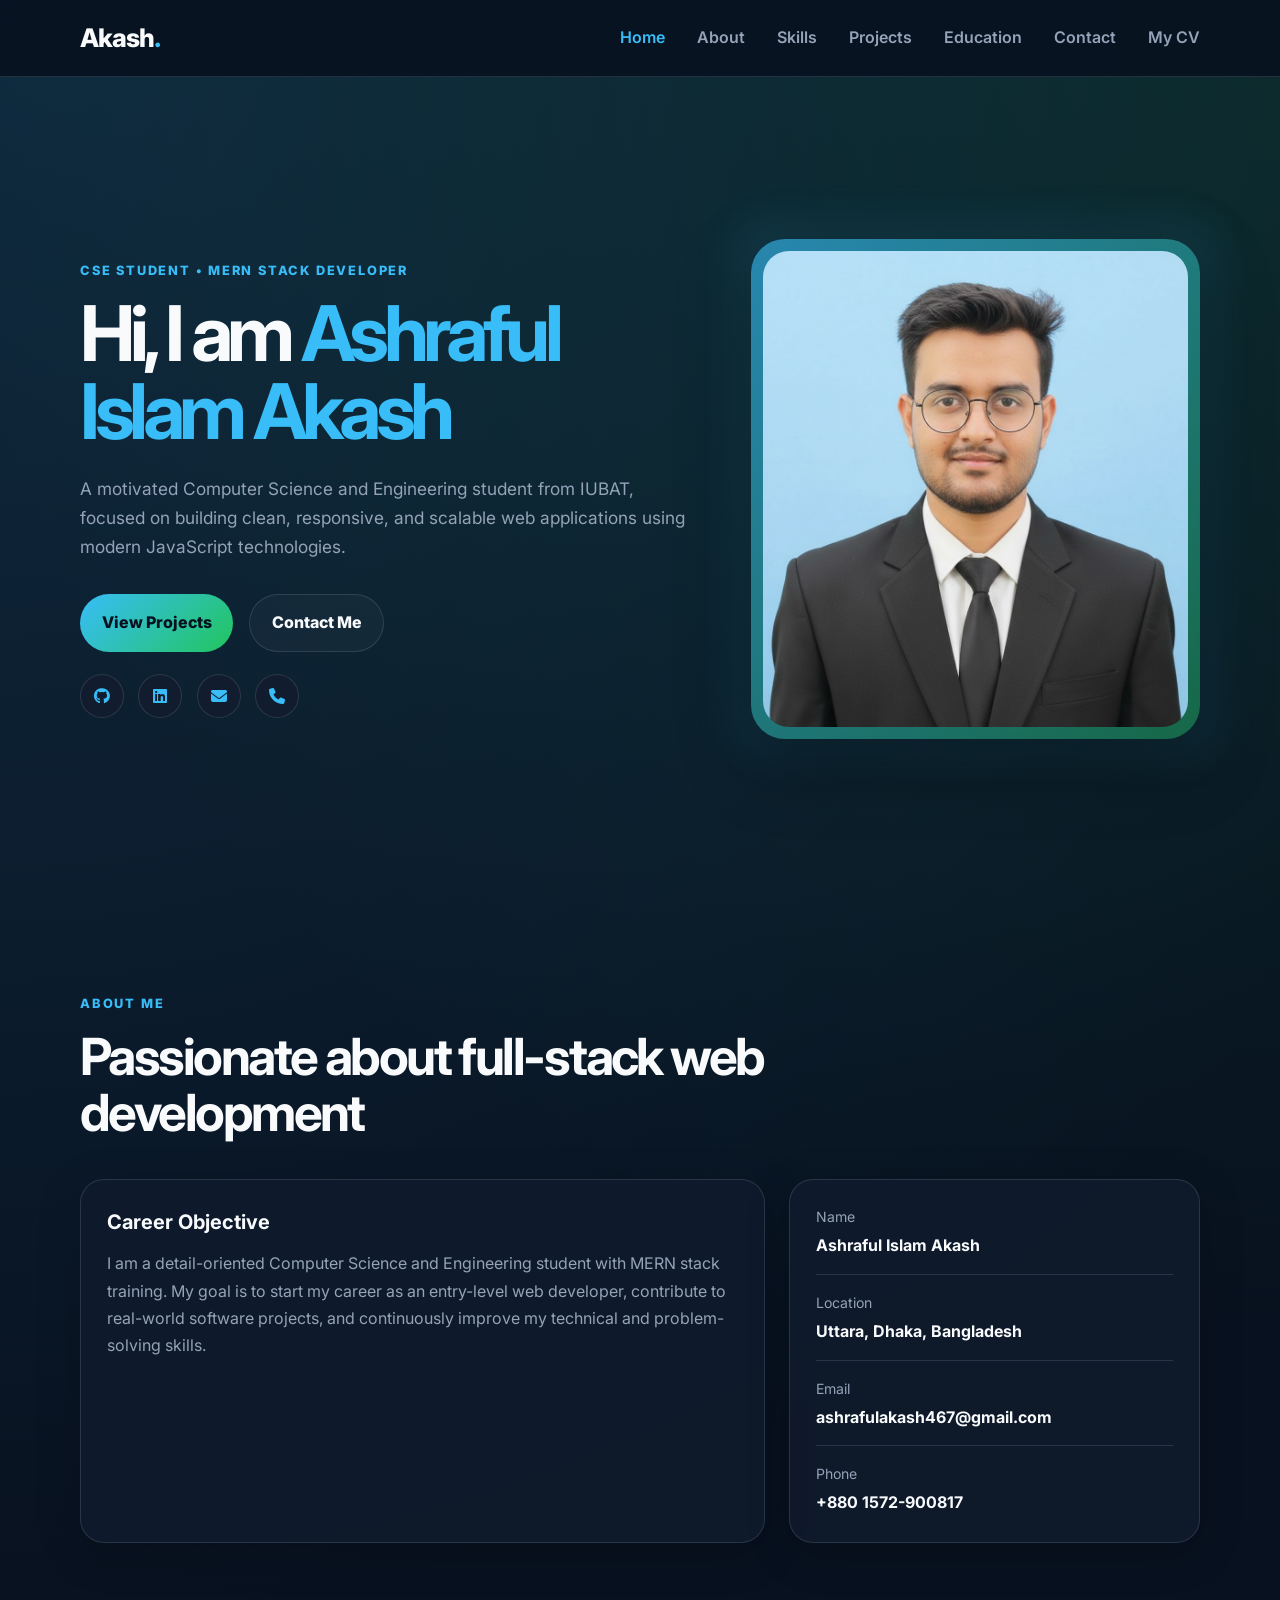
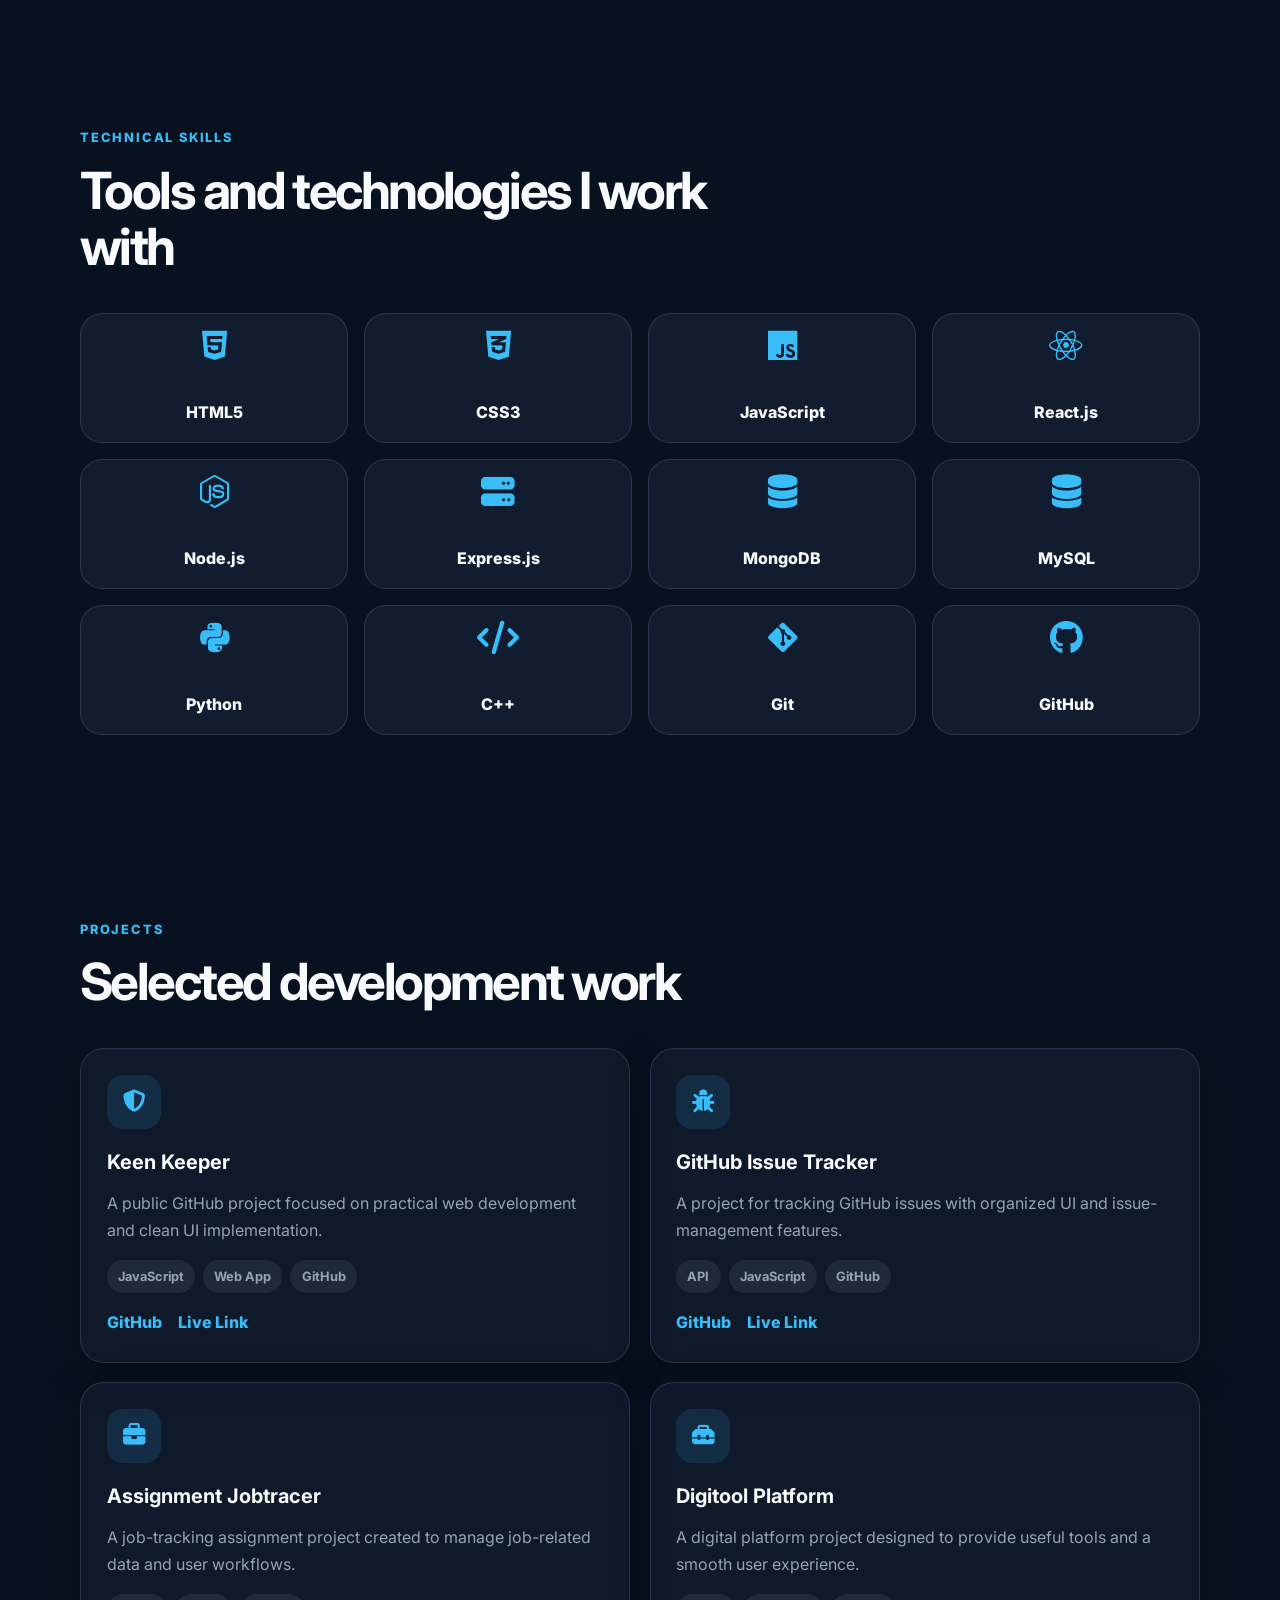
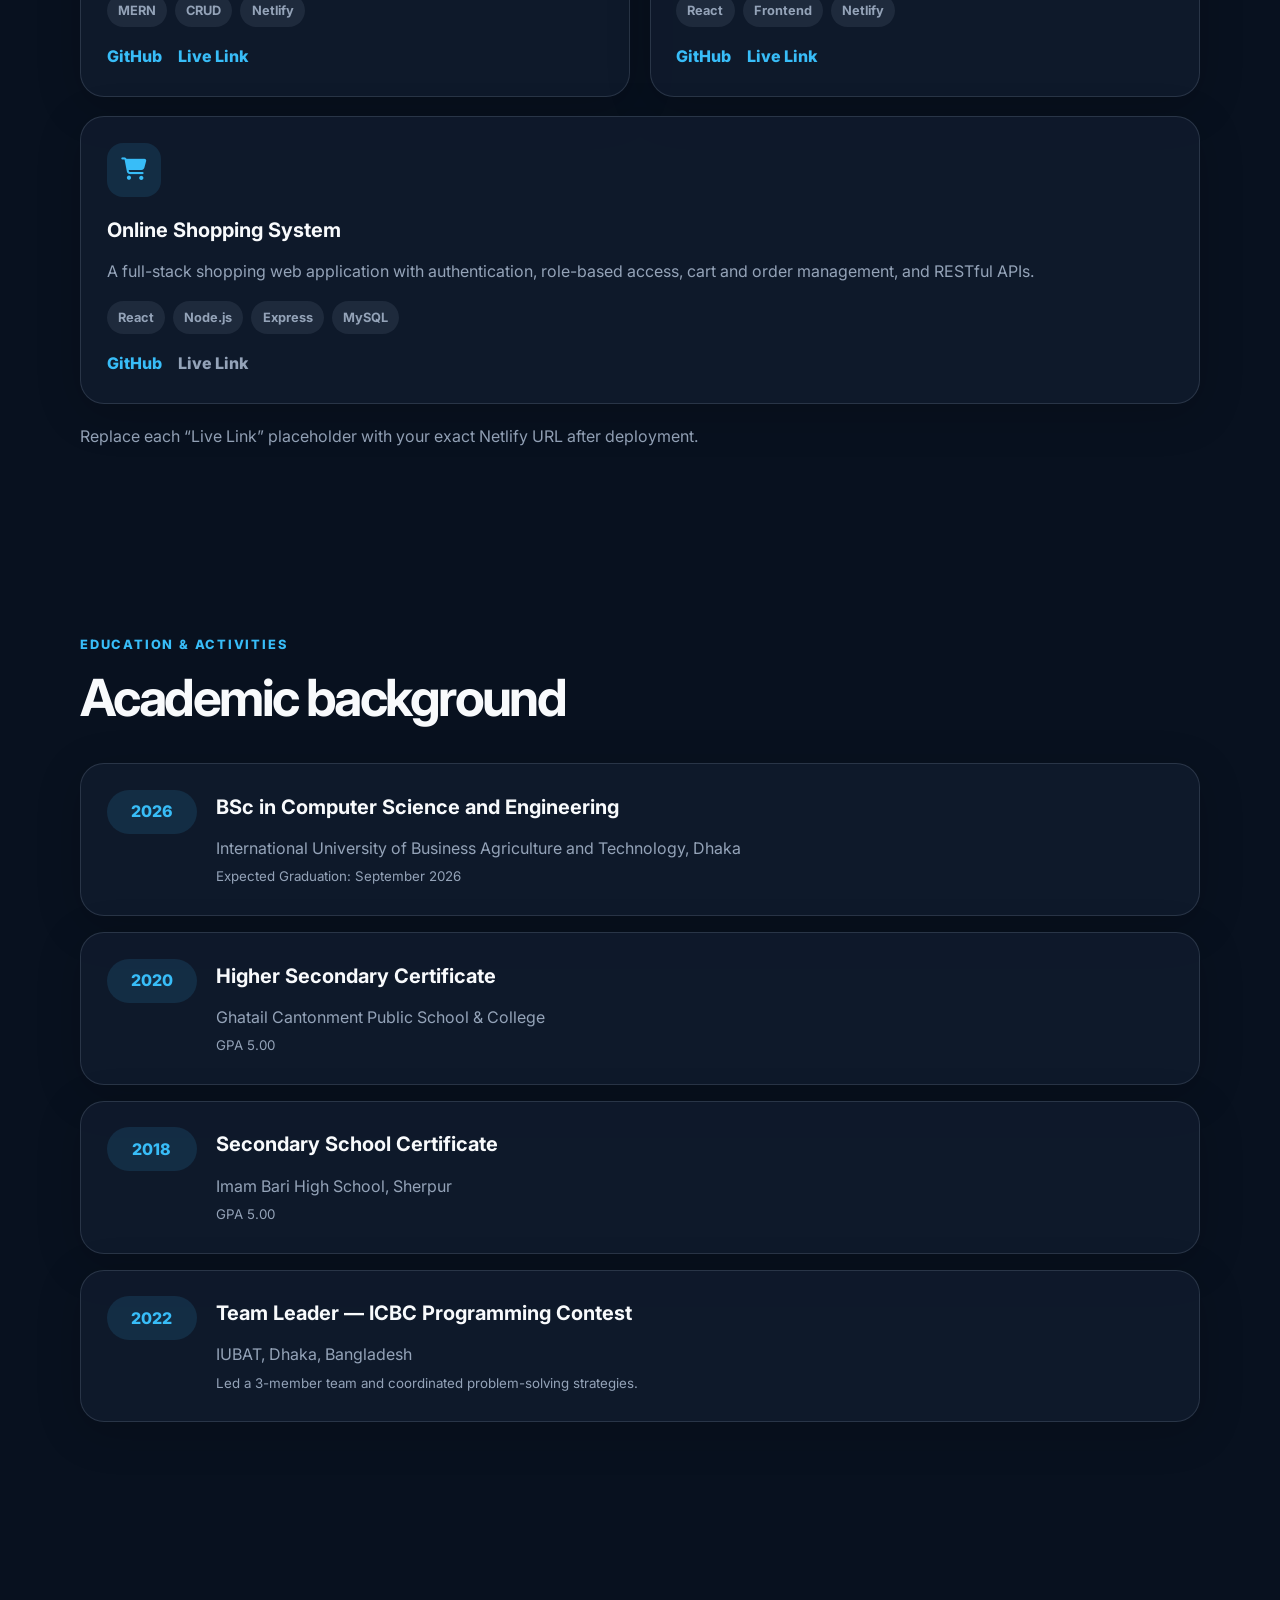
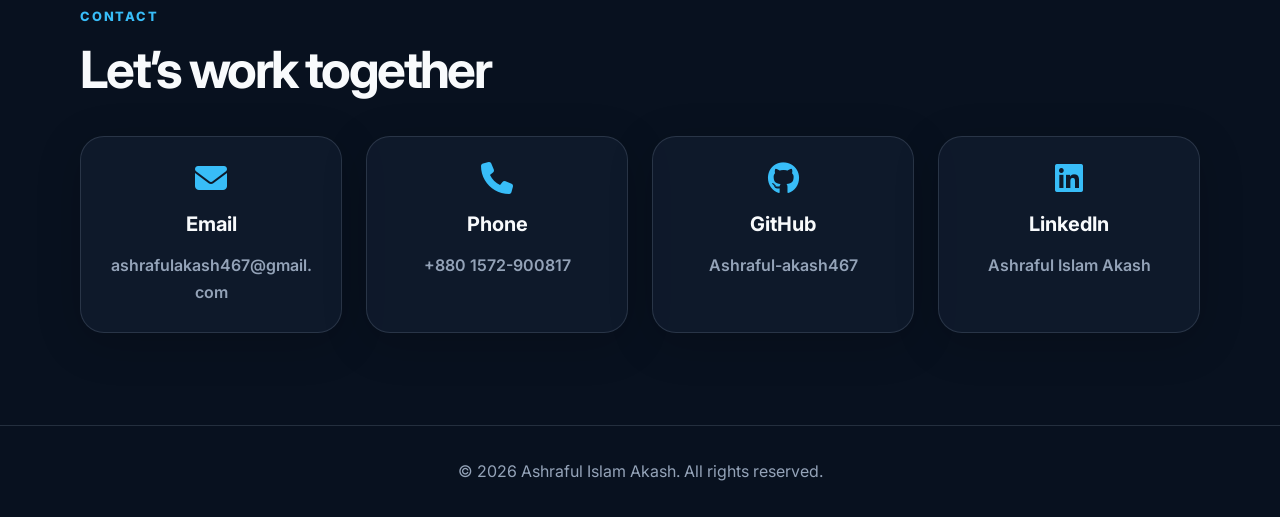
<file: index.html>
<!DOCTYPE html>
<html lang="en">
<head>
  <meta charset="UTF-8" />
  <meta name="viewport" content="width=device-width, initial-scale=1.0" />
  <meta name="description" content="Professional portfolio of Ashraful Islam Akash, CSE student and MERN stack developer." />
  <title>Ashraful Islam Akash | CSE Student Portfolio</title>

  <link rel="stylesheet" href="style.css" />
  <link rel="preconnect" href="https://fonts.googleapis.com">
  <link rel="preconnect" href="https://fonts.gstatic.com" crossorigin>
  <link href="https://fonts.googleapis.com/css2?family=Inter:wght@400;500;600;700;800&display=swap" rel="stylesheet">
  <link rel="stylesheet" href="https://cdnjs.cloudflare.com/ajax/libs/font-awesome/6.5.0/css/all.min.css"/>
</head>
<body>
  <header class="header">
    <nav class="navbar">
      <a href="#home" class="logo">Akash<span>.</span></a>

      <button class="menu-btn" id="menuBtn" aria-label="Open navigation menu">
        <i class="fa-solid fa-bars"></i>
      </button>

      <ul class="nav-links" id="navLinks">
        <li><a href="#home">Home</a></li>
        <li><a href="#about">About</a></li>
        <li><a href="#skills">Skills</a></li>
        <li><a href="#projects">Projects</a></li>
        <li><a href="#education">Education</a></li>
        <li><a href="#contact">Contact</a></li>
        <li>
          <a href="assets/Ashraful Islam Akash cv.pdf" download>
            My CV
          </a>
        </li>
      </ul>
    </nav>
  </header>

  <main>
    <section class="hero section" id="home">
      <div class="hero-content">
        <p class="eyebrow">CSE Student • MERN Stack Developer</p>
        <h1>Hi, I am <span>Ashraful Islam Akash</span></h1>
        <p class="hero-text">
          A motivated Computer Science and Engineering student from IUBAT, focused on building
          clean, responsive, and scalable web applications using modern JavaScript technologies.
        </p>

        <div class="hero-buttons">
          <a href="#projects" class="btn primary-btn">View Projects</a>
          <a href="#contact" class="btn secondary-btn">Contact Me</a>
        </div>

        <div class="social-links">
          <a href="https://github.com/Ashraful-akash467" target="_blank" rel="noopener" aria-label="GitHub">
            <i class="fa-brands fa-github"></i>
          </a>
          <a href="https://www.linkedin.com/in/ashraful-islam-akash-387906253/" target="_blank" rel="noopener" aria-label="LinkedIn">
            <i class="fa-brands fa-linkedin"></i>
          </a>
          <a href="mailto:ashrafulakash467@gmail.com" aria-label="Email">
            <i class="fa-solid fa-envelope"></i>
          </a>
          <a href="tel:+8801572900817" aria-label="Phone">
            <i class="fa-solid fa-phone"></i>
          </a>
        </div>
      </div>

      <div class="hero-image">
        <div class="image-card">
          <img src="assets/profile.jpg" alt="Portrait of Ashraful Islam Akash" />
        </div>
      </div>
    </section>

    <section class="section about" id="about">
      <div class="section-heading">
        <p class="eyebrow">About Me</p>
        <h2>Passionate about full-stack web development</h2>
      </div>

      <div class="about-grid">
        <div class="about-card">
          <h3>Career Objective</h3>
          <p>
            I am a detail-oriented Computer Science and Engineering student with MERN stack training.
            My goal is to start my career as an entry-level web developer, contribute to real-world
            software projects, and continuously improve my technical and problem-solving skills.
          </p>
        </div>

        <div class="info-card">
          <div>
            <span>Name</span>
            <strong>Ashraful Islam Akash</strong>
          </div>
          <div>
            <span>Location</span>
            <strong>Uttara, Dhaka, Bangladesh</strong>
          </div>
          <div>
            <span>Email</span>
            <strong><a href="mailto:ashrafulakash467@gmail.com">ashrafulakash467@gmail.com</a></strong>
          </div>
          <div>
            <span>Phone</span>
            <strong><a href="tel:+8801572900817">+880 1572-900817</a></strong>
          </div>
        </div>
      </div>
    </section>

    <section class="section skills" id="skills">
      <div class="section-heading">
        <p class="eyebrow">Technical Skills</p>
        <h2>Tools and technologies I work with</h2>
      </div>

      <div class="skills-grid">
        <div class="skill-box"><i class="fa-brands fa-html5"></i><span>HTML5</span></div>
        <div class="skill-box"><i class="fa-brands fa-css3-alt"></i><span>CSS3</span></div>
        <div class="skill-box"><i class="fa-brands fa-js"></i><span>JavaScript</span></div>
        <div class="skill-box"><i class="fa-brands fa-react"></i><span>React.js</span></div>
        <div class="skill-box"><i class="fa-brands fa-node-js"></i><span>Node.js</span></div>
        <div class="skill-box"><i class="fa-solid fa-server"></i><span>Express.js</span></div>
        <div class="skill-box"><i class="fa-solid fa-database"></i><span>MongoDB</span></div>
        <div class="skill-box"><i class="fa-solid fa-database"></i><span>MySQL</span></div>
        <div class="skill-box"><i class="fa-brands fa-python"></i><span>Python</span></div>
        <div class="skill-box"><i class="fa-solid fa-code"></i><span>C++</span></div>
        <div class="skill-box"><i class="fa-brands fa-git-alt"></i><span>Git</span></div>
        <div class="skill-box"><i class="fa-brands fa-github"></i><span>GitHub</span></div>
      </div>
    </section>

    <section class="section projects" id="projects">
      <div class="section-heading">
        <p class="eyebrow">Projects</p>
        <h2>Selected development work</h2>
      </div>

      <div class="projects-grid">
        <article class="project-card">
          <div class="project-icon"><i class="fa-solid fa-shield-halved"></i></div>
          <h3>Keen Keeper</h3>
          <p>A public GitHub project focused on practical web development and clean UI implementation.</p>
          <div class="project-tags"><span>JavaScript</span><span>Web App</span><span>GitHub</span></div>
          <div class="project-links">
            <a href="https://github.com/Ashraful-akash467/Assaignment_7_keen-keeper" target="_blank" rel="noopener">GitHub</a>
            <a href="https://assignment-7keen-pot.netlify.app/" target="_blank" rel="noopener">Live Link</a>
          </div>
        </article>

         <article class="project-card">
          <div class="project-icon"><i class="fa-solid fa-bug"></i></div>
          <h3>GitHub Issue Tracker</h3>
          <p>A project for tracking GitHub issues with organized UI and issue-management features.</p>
          <div class="project-tags"><span>API</span><span>JavaScript</span><span>GitHub</span></div>
          <div class="project-links">
            <a href="https://github.com/Ashraful-akash467/Assignment-5-github_issue_tracker-" target="_blank" rel="noopener">GitHub</a>
            <a href="https://ashraful-akash467.github.io/Assignment-5-github_issue_tracker-/" target="_blank" rel="noopener">Live Link</a>
          </div>
        </article>

         <article class="project-card">
          <div class="project-icon"><i class="fa-solid fa-briefcase"></i></div>
          <h3>Assignment Jobtracer</h3>
          <p>A job-tracking assignment project created to manage job-related data and user workflows.</p>
          <div class="project-tags"><span>MERN</span><span>CRUD</span><span>Netlify</span></div>
          <div class="project-links">
            <a href="https://github.com/Ashraful-akash467/Assaingment-Jobtracer" target="_blank" rel="noopener">GitHub</a>
            <a href="https://ashraful-akash467.github.io/Assaingment-Jobtracer/"  target="_blank" rel="noopener">Live Link</a>
          </div>
        </article>

        <article class="project-card">
          <div class="project-icon"><i class="fa-solid fa-toolbox"></i></div>
          <h3>Digitool Platform</h3>
          <p>A digital platform project designed to provide useful tools and a smooth user experience.</p>
          <div class="project-tags"><span>React</span><span>Frontend</span><span>Netlify</span></div>
          <div class="project-links">
            <a href="https://github.com/Ashraful-akash467/Digitool-Platform" target="_blank" rel="noopener">GitHub</a>
            <a href="https://resonant-nasturtium-2c9404.netlify.app/#" target="_blank" rel="noopener">Live Link</a>
          </div>
        </article>


        <article class="project-card featured">
          <div class="project-icon"><i class="fa-solid fa-cart-shopping"></i></div>
          <h3>Online Shopping System</h3>
          <p>
            A full-stack shopping web application with authentication, role-based access, cart and order
            management, and RESTful APIs.
          </p>
          <div class="project-tags"><span>React</span><span>Node.js</span><span>Express</span><span>MySQL</span></div>
          <div class="project-links">
            <a href="https://github.com/Ashraful-akash467/Online-Shoping-System-with-inventory" target="_blank" rel="noopener">GitHub</a>
            <a href="#" class="disabled">Live Link</a>
          </div>
        </article>
      </div>

      <p class="project-note">
        Replace each “Live Link” placeholder with your exact Netlify URL after deployment.
      </p>
    </section>

    <section class="section education" id="education">
      <div class="section-heading">
        <p class="eyebrow">Education & Activities</p>
        <h2>Academic background</h2>
      </div>

      <div class="timeline">
        <div class="timeline-item">
          <span class="timeline-year">2026</span>
          <div>
            <h3>BSc in Computer Science and Engineering</h3>
            <p>International University of Business Agriculture and Technology, Dhaka</p>
            <small>Expected Graduation: September 2026</small>
          </div>
        </div>

        <div class="timeline-item">
          <span class="timeline-year">2020</span>
          <div>
            <h3>Higher Secondary Certificate</h3>
            <p>Ghatail Cantonment Public School & College</p>
            <small>GPA 5.00</small>
          </div>
        </div>

        <div class="timeline-item">
          <span class="timeline-year">2018</span>
          <div>
            <h3>Secondary School Certificate</h3>
            <p>Imam Bari High School, Sherpur</p>
            <small>GPA 5.00</small>
          </div>
        </div>

        <div class="timeline-item">
          <span class="timeline-year">2022</span>
          <div>
            <h3>Team Leader — ICBC Programming Contest</h3>
            <p>IUBAT, Dhaka, Bangladesh</p>
            <small>Led a 3-member team and coordinated problem-solving strategies.</small>
          </div>
        </div>
      </div>
    </section>

    <section class="section contact" id="contact">
      <div class="section-heading">
        <p class="eyebrow">Contact</p>
        <h2>Let’s work together</h2>
      </div>

      <div class="contact-grid">
        <div class="contact-card">
          <i class="fa-solid fa-envelope"></i>
          <h3>Email</h3>
          <a href="mailto:ashrafulakash467@gmail.com">ashrafulakash467@gmail.com</a>
        </div>

        <div class="contact-card">
          <i class="fa-solid fa-phone"></i>
          <h3>Phone</h3>
          <a href="tel:+8801572900817">+880 1572-900817</a>
        </div>

        <div class="contact-card">
          <i class="fa-brands fa-github"></i>
          <h3>GitHub</h3>
          <a href="https://github.com/Ashraful-akash467" target="_blank" rel="noopener">Ashraful-akash467</a>
        </div>

        <div class="contact-card">
          <i class="fa-brands fa-linkedin"></i>
          <h3>LinkedIn</h3>
          <a href="https://www.linkedin.com/in/ashraful-islam-akash-387906253/" target="_blank" rel="noopener">Ashraful Islam Akash</a>
        </div>
      </div>
    </section>
  </main>

  <footer class="footer">
    <p>© <span id="year"></span> Ashraful Islam Akash. All rights reserved.</p>
  </footer>

  <button class="scroll-top" id="scrollTop" aria-label="Scroll to top">
    <i class="fa-solid fa-arrow-up"></i>
  </button>

  <script src="script.js"></script>
</body>
</html>
</file>
<file: style.css>
* {
  margin: 0;
  padding: 0;
  box-sizing: border-box;
}

:root {
  --bg: #08111f;
  --card: #111c2e;
  --card-soft: #17243a;
  --primary: #38bdf8;
  --secondary: #22c55e;
  --text: #f8fafc;
  --muted: #94a3b8;
  --border: rgba(148, 163, 184, 0.2);
  --shadow: 0 24px 70px rgba(0, 0, 0, 0.35);
}

html {
  scroll-behavior: smooth;
}

body {
  font-family: "Inter", sans-serif;
  background:
    radial-gradient(circle at top left, rgba(56, 189, 248, 0.15), transparent 30%),
    radial-gradient(circle at top right, rgba(34, 197, 94, 0.12), transparent 25%),
    var(--bg);
  color: var(--text);
  line-height: 1.7;
}

a {
  color: inherit;
  text-decoration: none;
}

img {
  max-width: 100%;
  display: block;
}

.header {
  position: sticky;
  top: 0;
  z-index: 1000;
  background: rgba(8, 17, 31, 0.88);
  backdrop-filter: blur(16px);
  border-bottom: 1px solid var(--border);
}

.navbar {
  width: min(1120px, 92%);
  margin: auto;
  height: 76px;
  display: flex;
  align-items: center;
  justify-content: space-between;
}

.logo {
  font-size: 1.6rem;
  font-weight: 800;
  letter-spacing: -0.04em;
}

.logo span,
.hero h1 span,
.eyebrow {
  color: var(--primary);
}

.nav-links {
  list-style: none;
  display: flex;
  gap: 2rem;
}

.nav-links a {
  color: var(--muted);
  font-weight: 600;
  transition: 0.25s ease;
}

.nav-links a:hover,
.nav-links a.active {
  color: var(--primary);
}

.menu-btn {
  display: none;
  background: transparent;
  border: none;
  color: var(--text);
  font-size: 1.5rem;
  cursor: pointer;
}

.section {
  width: min(1120px, 92%);
  margin: auto;
  padding: 92px 0;
}

.hero {
  min-height: calc(100vh - 76px);
  display: grid;
  grid-template-columns: 1.15fr 0.85fr;
  align-items: center;
  gap: 4rem;
}

.eyebrow {
  font-weight: 800;
  text-transform: uppercase;
  letter-spacing: 0.14em;
  font-size: 0.8rem;
  margin-bottom: 0.8rem;
}

.hero h1 {
  font-size: clamp(2.6rem, 6vw, 5.4rem);
  line-height: 1.02;
  letter-spacing: -0.07em;
  margin-bottom: 1.4rem;
}

.hero-text {
  max-width: 660px;
  color: var(--muted);
  font-size: 1.08rem;
}

.hero-buttons {
  margin: 2rem 0 1.4rem;
  display: flex;
  gap: 1rem;
  flex-wrap: wrap;
}

.btn {
  display: inline-flex;
  align-items: center;
  justify-content: center;
  padding: 0.9rem 1.35rem;
  border-radius: 999px;
  font-weight: 800;
  transition: 0.25s ease;
}

.primary-btn {
  background: linear-gradient(135deg, var(--primary), var(--secondary));
  color: #04111f;
}

.secondary-btn {
  border: 1px solid var(--border);
  color: var(--text);
  background: rgba(255, 255, 255, 0.03);
}

.btn:hover {
  transform: translateY(-3px);
  box-shadow: var(--shadow);
}

.social-links {
  display: flex;
  gap: 0.9rem;
}

.social-links a {
  width: 44px;
  height: 44px;
  display: grid;
  place-items: center;
  border-radius: 50%;
  background: var(--card);
  border: 1px solid var(--border);
  color: var(--primary);
  transition: 0.25s ease;
}

.social-links a:hover {
  transform: translateY(-4px);
  background: var(--primary);
  color: #04111f;
}

.image-card {
  position: relative;
  padding: 12px;
  border-radius: 34px;
  background: linear-gradient(135deg, rgba(56, 189, 248, 0.6), rgba(34, 197, 94, 0.4));
  box-shadow: var(--shadow);
}

.image-card::before {
  content: "";
  position: absolute;
  inset: -24px;
  z-index: -1;
  border-radius: 44px;
  background: rgba(56, 189, 248, 0.08);
  filter: blur(16px);
}

.image-card img {
  width: 100%;
  aspect-ratio: 1 / 1.12;
  object-fit: cover;
  border-radius: 26px;
}

.section-heading {
  max-width: 720px;
  margin-bottom: 2.4rem;
}

.section-heading h2 {
  font-size: clamp(2rem, 4vw, 3.2rem);
  line-height: 1.1;
  letter-spacing: -0.05em;
}

.about-grid,
.contact-grid {
  display: grid;
  grid-template-columns: 1.25fr 0.75fr;
  gap: 1.5rem;
}

.about-card,
.info-card,
.project-card,
.contact-card,
.timeline-item {
  background: rgba(17, 28, 46, 0.82);
  border: 1px solid var(--border);
  border-radius: 24px;
  padding: 1.6rem;
  box-shadow: 0 10px 45px rgba(0, 0, 0, 0.18);
}

.about-card h3,
.project-card h3,
.contact-card h3,
.timeline-item h3 {
  margin-bottom: 0.7rem;
  font-size: 1.25rem;
}

.about-card p,
.project-card p,
.timeline-item p,
.timeline-item small {
  color: var(--muted);
}

.info-card {
  display: grid;
  gap: 1rem;
}

.info-card div {
  padding-bottom: 0.9rem;
  border-bottom: 1px solid var(--border);
}

.info-card div:last-child {
  border-bottom: none;
  padding-bottom: 0;
}

.info-card span {
  display: block;
  color: var(--muted);
  font-size: 0.88rem;
}

.info-card strong {
  display: block;
  margin-top: 0.2rem;
}

.skills-grid {
  display: grid;
  grid-template-columns: repeat(4, 1fr);
  gap: 1rem;
}

.skill-box {
  min-height: 130px;
  background: var(--card);
  border: 1px solid var(--border);
  border-radius: 22px;
  display: grid;
  place-items: center;
  gap: 0.4rem;
  transition: 0.25s ease;
}

.skill-box i {
  font-size: 2.1rem;
  color: var(--primary);
}

.skill-box span {
  font-weight: 800;
}

.skill-box:hover {
  transform: translateY(-8px);
  background: var(--card-soft);
  border-color: rgba(56, 189, 248, 0.6);
}

.projects-grid {
  display: grid;
  grid-template-columns: repeat(2, 1fr);
  gap: 1.2rem;
}

.project-card {
  position: relative;
  overflow: hidden;
}

.project-card.featured {
  grid-column: span 2;
}

.project-icon {
  width: 54px;
  height: 54px;
  display: grid;
  place-items: center;
  border-radius: 16px;
  background: rgba(56, 189, 248, 0.12);
  color: var(--primary);
  margin-bottom: 1rem;
  font-size: 1.4rem;
}

.project-tags {
  margin: 1rem 0;
  display: flex;
  gap: 0.5rem;
  flex-wrap: wrap;
}

.project-tags span {
  padding: 0.35rem 0.7rem;
  border-radius: 999px;
  background: rgba(148, 163, 184, 0.12);
  color: var(--muted);
  font-size: 0.8rem;
  font-weight: 700;
}

.project-links {
  display: flex;
  gap: 1rem;
}

.project-links a {
  color: var(--primary);
  font-weight: 800;
}

.project-links .disabled {
  color: var(--muted);
  cursor: not-allowed;
}

.project-note {
  color: var(--muted);
  margin-top: 1.2rem;
}

.timeline {
  display: grid;
  gap: 1rem;
}

.timeline-item {
  display: grid;
  grid-template-columns: 90px 1fr;
  gap: 1.2rem;
  align-items: start;
}

.timeline-year {
  display: inline-flex;
  align-items: center;
  justify-content: center;
  min-height: 44px;
  border-radius: 999px;
  background: rgba(56, 189, 248, 0.12);
  color: var(--primary);
  font-weight: 800;
}

.contact-grid {
  grid-template-columns: repeat(4, 1fr);
}

.contact-card {
  text-align: center;
  overflow-wrap: anywhere;
}

.contact-card i {
  font-size: 2rem;
  color: var(--primary);
  margin-bottom: 0.8rem;
}

.contact-card a {
  color: var(--muted);
  font-weight: 600;
}

.footer {
  padding: 2rem 1rem;
  text-align: center;
  color: var(--muted);
  border-top: 1px solid var(--border);
}

.scroll-top {
  position: fixed;
  right: 24px;
  bottom: 24px;
  width: 44px;
  height: 44px;
  border: none;
  border-radius: 50%;
  background: var(--primary);
  color: #04111f;
  cursor: pointer;
  display: none;
  box-shadow: var(--shadow);
}

.scroll-top.show {
  display: grid;
  place-items: center;
}

@media (max-width: 900px) {
  .menu-btn {
    display: block;
  }

  .nav-links {
    position: fixed;
    top: 76px;
    right: -100%;
    width: 260px;
    height: calc(100vh - 76px);
    background: #0b1525;
    flex-direction: column;
    padding: 2rem;
    border-left: 1px solid var(--border);
    transition: 0.3s ease;
  }

  .nav-links.show {
    right: 0;
  }

  .hero,
  .about-grid {
    grid-template-columns: 1fr;
  }

  .hero {
    padding-top: 55px;
  }

  .hero-image {
    max-width: 460px;
  }

  .skills-grid,
  .contact-grid {
    grid-template-columns: repeat(2, 1fr);
  }

  .projects-grid {
    grid-template-columns: 1fr;
  }

  .project-card.featured {
    grid-column: span 1;
  }
}

@media (max-width: 560px) {
  .section {
    padding: 72px 0;
  }

  .skills-grid,
  .contact-grid {
    grid-template-columns: 1fr;
  }

  .timeline-item {
    grid-template-columns: 1fr;
  }

  .hero-buttons {
    flex-direction: column;
  }

  .btn {
    width: 100%;
  }
}
</file>
